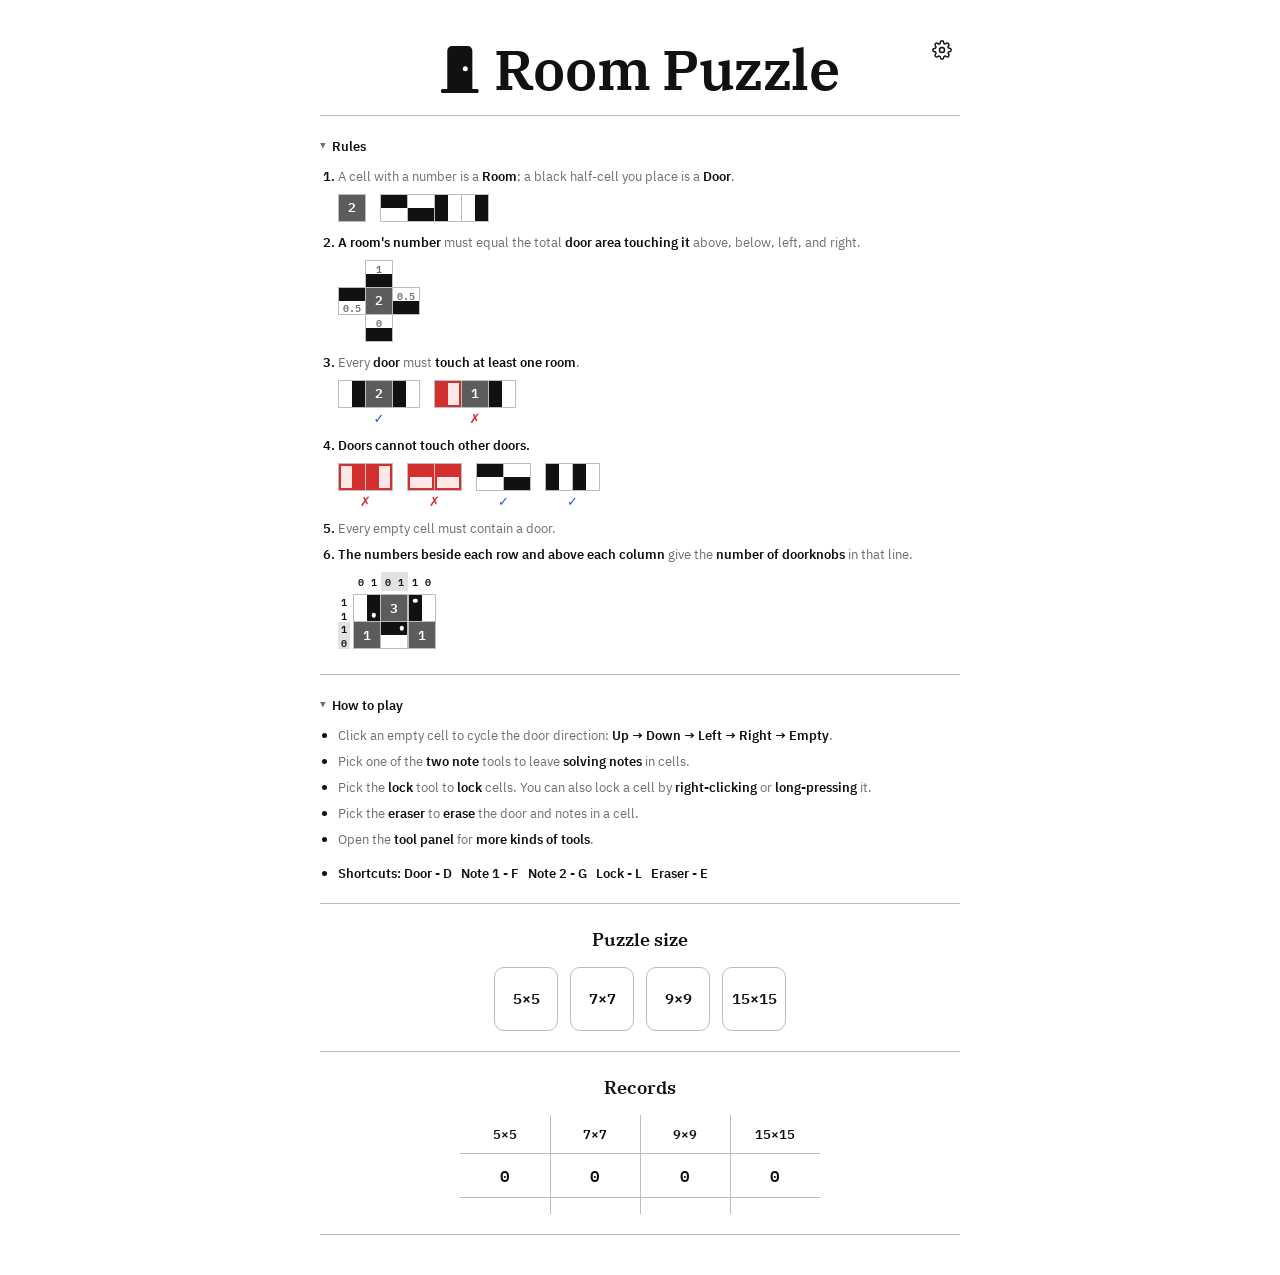
<file: index.html>
<!doctype html>
<html lang="en">
<head>
<meta charset="utf-8">
<meta name="viewport" content="width=device-width,initial-scale=1,viewport-fit=cover">
<meta name="description" content="Room Puzzle — place black half-block doors around numbered rooms. A logic puzzle that runs in the browser.">
<title>Room Puzzle</title>
<link rel="icon" href="favicon.svg" type="image/svg+xml">
<!-- loaded before anything paints, so the saved theme shows without a flash of the default one -->
<script src="js/theme.js"></script>
<link rel="preconnect" href="https://fonts.googleapis.com">
<link rel="preconnect" href="https://fonts.gstatic.com" crossorigin>
<link href="https://fonts.googleapis.com/css2?family=IBM+Plex+Serif:wght@500;600&family=IBM+Plex+Sans+KR:wght@400;500;600&family=IBM+Plex+Mono:wght@500;600&display=swap" rel="stylesheet">
<link rel="stylesheet" href="css/style.css">
</head>
<body>

<div class="page">
  <header class="top">
    <h1><svg class="title-door" viewBox="0 0 24 30" aria-hidden="true" onclick="knockDoor()"><path d="M4 28V3a3 3 0 0 1 3-3h10a3 3 0 0 1 3 3v25z"/><rect x="0" y="27.5" width="24" height="2.5" rx="1"/><circle cx="15.5" cy="14.5" r="1.6"/></svg>Room Puzzle</h1>
    <button id="settingsBtn" class="icon-round-btn settings-btn" onclick="toggleSettings()" data-i18n-title="settingsOpen" aria-haspopup="dialog">
      <svg viewBox="0 0 24 24" aria-hidden="true"><circle cx="12" cy="12" r="3"/><path d="M19.4 15a1.65 1.65 0 0 0 .33 1.82l.06.06a2 2 0 1 1-2.83 2.83l-.06-.06a1.65 1.65 0 0 0-1.82-.33 1.65 1.65 0 0 0-1 1.51V21a2 2 0 1 1-4 0v-.09A1.65 1.65 0 0 0 9 19.4a1.65 1.65 0 0 0-1.82.33l-.06.06a2 2 0 1 1-2.83-2.83l.06-.06a1.65 1.65 0 0 0 .33-1.82 1.65 1.65 0 0 0-1.51-1H3a2 2 0 1 1 0-4h.09A1.65 1.65 0 0 0 4.6 9a1.65 1.65 0 0 0-.33-1.82l-.06-.06a2 2 0 1 1 2.83-2.83l.06.06a1.65 1.65 0 0 0 1.82.33H9a1.65 1.65 0 0 0 1-1.51V3a2 2 0 1 1 4 0v.09a1.65 1.65 0 0 0 1 1.51 1.65 1.65 0 0 0 1.82-.33l.06-.06a2 2 0 1 1 2.83 2.83l-.06.06a1.65 1.65 0 0 0-.33 1.82V9a1.65 1.65 0 0 0 1.51 1H21a2 2 0 1 1 0 4h-.09a1.65 1.65 0 0 0-1.51 1z"/></svg>
    </button>
  </header>

  <div id="settingsModal" class="modal-backdrop" hidden onclick="if(event.target === this) closeSettings()">
    <div class="modal" role="dialog" aria-modal="true" aria-labelledby="settingsTitle">
      <button class="icon-round-btn modal-close" onclick="closeSettings()" data-i18n-title="settingsClose">
        <svg viewBox="0 0 24 24" aria-hidden="true"><path d="M6 6l12 12M18 6L6 18"/></svg>
      </button>
      <h2 id="settingsTitle" data-i18n="settingsTitle">설정</h2>
      <div class="setting-row">
        <span class="setting-label" data-i18n="settingBgm">BGM</span>
        <span class="stepper">
          <button id="bgmDown" onclick="changeVolume('bgm', -1)" data-i18n-title="soundDown">−</button>
          <span id="bgmBar" class="sound-bar" role="meter" aria-valuemin="0" aria-valuemax="5">
            <button class="sound-seg" onclick="setVolume('bgm', 1)" tabindex="-1"></button>
            <button class="sound-seg" onclick="setVolume('bgm', 2)" tabindex="-1"></button>
            <button class="sound-seg" onclick="setVolume('bgm', 3)" tabindex="-1"></button>
            <button class="sound-seg" onclick="setVolume('bgm', 4)" tabindex="-1"></button>
            <button class="sound-seg" onclick="setVolume('bgm', 5)" tabindex="-1"></button>
          </span>
          <button id="bgmUp" onclick="changeVolume('bgm', 1)" data-i18n-title="soundUp">+</button>
        </span>
      </div>
      <div class="setting-row">
        <span class="setting-label" data-i18n="settingSfx">SFX</span>
        <span class="stepper">
          <button id="sfxDown" onclick="changeVolume('sfx', -1)" data-i18n-title="soundDown">−</button>
          <span id="sfxBar" class="sound-bar" role="meter" aria-valuemin="0" aria-valuemax="5">
            <button class="sound-seg" onclick="setVolume('sfx', 1)" tabindex="-1"></button>
            <button class="sound-seg" onclick="setVolume('sfx', 2)" tabindex="-1"></button>
            <button class="sound-seg" onclick="setVolume('sfx', 3)" tabindex="-1"></button>
            <button class="sound-seg" onclick="setVolume('sfx', 4)" tabindex="-1"></button>
            <button class="sound-seg" onclick="setVolume('sfx', 5)" tabindex="-1"></button>
          </span>
          <button id="sfxUp" onclick="changeVolume('sfx', 1)" data-i18n-title="soundUp">+</button>
        </span>
      </div>
      <div class="setting-row">
        <label for="langSelect" data-i18n="settingLang">언어</label>
        <select id="langSelect" onchange="setLang(this.value)">
          <option value="en">English</option>
          <option value="ko">한국어</option>
          <option value="ja">日本語</option>
          <option value="zh-CN">简体中文</option>
          <option value="zh-TW">繁體中文</option>
          <option value="es">Español</option>
          <option value="fr">Français</option>
          <option value="de">Deutsch</option>
          <option value="pt">Português</option>
          <option value="ru">Русский</option>
          <option value="it">Italiano</option>
          <option value="vi">Tiếng Việt</option>
          <option value="id">Bahasa Indonesia</option>
          <option value="th">ไทย</option>
        </select>
      </div>
      <div class="setting-row">
        <span class="setting-label" id="themeLabel" data-i18n="settingTheme">테마</span>
        <span class="theme-options" role="radiogroup" aria-labelledby="themeLabel">
          <button class="theme-swatch theme-swatch-light" role="radio" data-theme-value="light" onclick="setTheme('light')" data-i18n-title="themeDefault"><span></span></button>
          <button class="theme-swatch theme-swatch-dark" role="radio" data-theme-value="dark" onclick="setTheme('dark')" data-i18n-title="themeDark"><span></span></button>
          <button class="theme-swatch theme-swatch-ivory" role="radio" data-theme-value="ivory" onclick="setTheme('ivory')" data-i18n-title="themeIvory"><span></span></button>
          <button class="theme-swatch theme-swatch-med" role="radio" data-theme-value="med" onclick="setTheme('med')" data-i18n-title="themeMed"><span></span></button>
          <button class="theme-swatch theme-swatch-rococo" role="radio" data-theme-value="rococo" onclick="setTheme('rococo')" data-i18n-title="themeRococo"><span></span></button>
          <button class="theme-swatch theme-swatch-cyber" role="radio" data-theme-value="cyber" onclick="setTheme('cyber')" data-i18n-title="themeCyber"><span></span></button>
        </span>
      </div>
    </div>
  </div>

  <div class="info-cards">
    <details id="rulesCard" class="legend" open>
      <summary data-i18n="rulesTitle">규칙</summary>
      <ol id="rulesList"></ol>
    </details>

    <details id="controlsCard" class="legend" open>
      <summary data-i18n="controlsTitle">조작법</summary>
      <ul data-i18n="controlsBody"></ul>
    </details>
  </div>

  <section id="startScreen" class="start-card">
    <h2 data-i18n="sizeTitle">퍼즐 크기</h2>
    <div class="size-grid">
      <button class="size-btn" data-size="5" onclick="startGame(5)">5×5</button>
      <button class="size-btn" data-size="7" onclick="startGame(7)">7×7</button>
      <button class="size-btn" data-size="9" onclick="startGame(9)">9×9</button>
      <button class="size-btn" data-size="15" onclick="startGame(15)">15×15</button>
    </div>
  </section>

  <section id="recordsSection" class="start-card">
    <h2 data-i18n="recordsTitle">기록</h2>
    <table class="records-table">
      <thead><tr id="recordsHead"></tr></thead>
      <tbody>
        <tr id="recordsClears"></tr>
        <tr id="recordsTimes" class="best-times"></tr>
      </tbody>
    </table>
  </section>

  <section id="loadingScreen" class="start-card" hidden>
    <h2 data-i18n="loadingTitle">퍼즐 생성 중…</h2>
  </section>

  <section id="gameScreen" hidden>
    <div id="resultBanner" class="result-banner" hidden></div>
    <div id="toolPalette" class="tool-palette">
      <h2 class="tool-title">
        <button id="toolToggleBtn" class="tool-toggle" onclick="toggleToolsCollapsed()" aria-expanded="true" data-i18n-title="toolToggle">
          <span data-i18n="toolTitle">도구</span>
          <svg viewBox="0 0 24 24" aria-hidden="true"><path d="M6 9l6 6 6-6"/></svg>
        </button>
      </h2>
      <div class="tool-rows">
        <div class="tool-buttons">
          <button class="tool-btn icon-tool compact-keep" data-dir="cycle-door" onclick="selectTool('cycle-door')" data-i18n-title="toolCycleDoor">
            <svg viewBox="0 0 24 24" aria-hidden="true"><path d="M6 21V4a1 1 0 0 1 1-1h10a1 1 0 0 1 1 1v17"/><path d="M4 21h16"/><circle cx="14.5" cy="12.5" r=".9" fill="currentColor" stroke="none"/></svg>
          </button>
          <button class="tool-btn" data-dir="up" onclick="selectTool('up')" data-i18n-title="tool_up">
            <span class="tool-swatch"><span class="fill fill-up"></span></span>
          </button>
          <button class="tool-btn" data-dir="down" onclick="selectTool('down')" data-i18n-title="tool_down">
            <span class="tool-swatch"><span class="fill fill-down"></span></span>
          </button>
          <button class="tool-btn" data-dir="left" onclick="selectTool('left')" data-i18n-title="tool_left">
            <span class="tool-swatch"><span class="fill fill-left"></span></span>
          </button>
          <button class="tool-btn" data-dir="right" onclick="selectTool('right')" data-i18n-title="tool_right">
            <span class="tool-swatch"><span class="fill fill-right"></span></span>
          </button>
        </div>
        <div class="tool-buttons">
          <button class="tool-btn icon-tool compact-keep" data-dir="cycle-mark" onclick="selectTool('cycle-mark')" data-i18n-title="toolCycleMark">
            <svg viewBox="0 0 24 24" aria-hidden="true"><path d="M16 2l4 4-8 8H8v-4z"/><path d="M13.5 4.5l4 4"/><rect x="4" y="16.5" width="6" height="6" rx=".5"/></svg>
          </button>
          <button class="tool-btn" data-dir="q-tl" onclick="selectTool('q-tl')" data-i18n-title="tool_q_tl">
            <span class="tool-swatch"><span class="mark mark-q-tl"></span></span>
          </button>
          <button class="tool-btn" data-dir="q-tr" onclick="selectTool('q-tr')" data-i18n-title="tool_q_tr">
            <span class="tool-swatch"><span class="mark mark-q-tr"></span></span>
          </button>
          <button class="tool-btn" data-dir="q-bl" onclick="selectTool('q-bl')" data-i18n-title="tool_q_bl">
            <span class="tool-swatch"><span class="mark mark-q-bl"></span></span>
          </button>
          <button class="tool-btn" data-dir="q-br" onclick="selectTool('q-br')" data-i18n-title="tool_q_br">
            <span class="tool-swatch"><span class="mark mark-q-br"></span></span>
          </button>
        </div>
        <div class="tool-buttons">
          <button class="tool-btn icon-tool compact-keep" data-dir="cycle-strip" onclick="selectTool('cycle-strip')" data-i18n-title="toolCycleStrip">
            <svg viewBox="0 0 24 24" aria-hidden="true"><path d="M16 3l4 4-9 9H7v-4z"/><path d="M13.5 5.5l4 4"/><path d="M4 21h16"/></svg>
          </button>
          <button class="tool-btn" data-dir="s-up" onclick="selectTool('s-up')" data-i18n-title="tool_s_up">
            <span class="tool-swatch"><span class="mark mark-s-up"></span></span>
          </button>
          <button class="tool-btn" data-dir="s-down" onclick="selectTool('s-down')" data-i18n-title="tool_s_down">
            <span class="tool-swatch"><span class="mark mark-s-down"></span></span>
          </button>
          <button class="tool-btn" data-dir="s-left" onclick="selectTool('s-left')" data-i18n-title="tool_s_left">
            <span class="tool-swatch"><span class="mark mark-s-left"></span></span>
          </button>
          <button class="tool-btn" data-dir="s-right" onclick="selectTool('s-right')" data-i18n-title="tool_s_right">
            <span class="tool-swatch"><span class="mark mark-s-right"></span></span>
          </button>
        </div>
        <div class="tool-buttons">
          <button id="lockModeBtn" class="tool-btn lock-btn compact-keep" onclick="toggleLockMode()" data-i18n-title="toolLock">
            <svg viewBox="0 0 24 24" aria-hidden="true"><rect x="5" y="11" width="14" height="10" rx="2"/><path d="M8 11V8a4 4 0 0 1 8 0v3"/></svg>
          </button>
          <button class="tool-btn eraser-btn compact-keep" data-dir="erase" onclick="selectTool('erase')" data-i18n-title="toolErase">
            <svg viewBox="0 0 24 24" aria-hidden="true"><path d="M16.2 3.8l4 4a1.5 1.5 0 0 1 0 2.1L11 19H7l-3.2-3.2a1.5 1.5 0 0 1 0-2.1l10.3-9.9a1.5 1.5 0 0 1 2.1 0z"/><path d="M9 9l6 6"/><path d="M11 19h9"/></svg>
          </button>
        </div>
      </div>
    </div>
    <div id="solveTimer" class="solve-timer" aria-live="off">
      <svg viewBox="0 0 24 24" aria-hidden="true"><circle cx="12" cy="13" r="8"/><path d="M12 9v4l2.5 2.5"/><path d="M9.5 2.5h5"/></svg>
      <span id="solveTimerText">00:00</span>
    </div>
    <div id="historyActions" class="actions">
      <button id="undoBtn" class="btn secondary icon-btn" onclick="undo()" data-i18n-title="undoTitle">
        <svg viewBox="0 0 24 24" aria-hidden="true"><path d="M9 14L4 9l5-5"/><path d="M4 9h10.5a5.5 5.5 0 0 1 0 11H11"/></svg>
      </button>
      <button id="redoBtn" class="btn secondary icon-btn" onclick="redo()" data-i18n-title="redo">
        <svg viewBox="0 0 24 24" aria-hidden="true"><path d="M15 14l5-5-5-5"/><path d="M20 9H9.5a5.5 5.5 0 0 0 0 11H13"/></svg>
      </button>
      <button id="zoomOutBtn" class="btn secondary icon-btn" onclick="changeZoom(-1)" data-i18n-title="zoomOut">
        <svg viewBox="0 0 24 24" aria-hidden="true"><circle cx="10.5" cy="10.5" r="6.5"/><path d="M15.5 15.5L21 21"/><path d="M7.5 10.5h6"/></svg>
      </button>
      <button id="zoomInBtn" class="btn secondary icon-btn" onclick="changeZoom(1)" data-i18n-title="zoomIn">
        <svg viewBox="0 0 24 24" aria-hidden="true"><circle cx="10.5" cy="10.5" r="6.5"/><path d="M15.5 15.5L21 21"/><path d="M7.5 10.5h6"/><path d="M10.5 7.5v6"/></svg>
      </button>
    </div>
    <div class="board-wrap">
      <div id="boardFrame" class="board-frame">
        <div id="colClues" class="knob-clues col-clues"></div>
        <div id="rowClues" class="knob-clues row-clues"></div>
        <div id="board" class="board"></div>
      </div>
    </div>
    <div id="submitActions" class="actions">
      <button id="restartBtn" class="btn danger-outline" onclick="restart()" data-i18n="restart">재시작</button>
      <button id="continueBtn" class="btn secondary" onclick="continueSolving()" data-i18n="continue" hidden>계속하기</button>
      <button id="submitBtn" class="btn" onclick="submitAnswer()" data-i18n="submit">제출</button>
    </div>
  </section>

</div>

<!-- plain (non-module) scripts sharing one global scope, so index.html still runs when opened
     straight from disk; order matters only for the top-level code each one runs on load -->
<script src="js/generator.js"></script>
<script src="js/solver.js"></script>
<script src="js/i18n.js"></script>
<script src="js/audio.js"></script>
<script src="js/settings.js"></script>
<script src="js/game.js"></script>
</body>
</html>
</file>
<file: css/style.css>
/* page basics */
:root{color-scheme:light;box-sizing:border-box;padding-top:env(safe-area-inset-top,0px);padding-bottom:env(safe-area-inset-bottom,0px)}
html{scroll-padding-top:env(safe-area-inset-top,0px)}
body{margin:0;padding:0;font:14px -apple-system,BlinkMacSystemFont,sans-serif;background:#faf9f5;color:#141413}
img{max-width:100%}
[hidden]:not([hidden=until-found i]){display:none!important}

/* Themes, picked in the settings popup and stored as <html data-theme>:
   light (기본) — black & white; the only colours kept are red (locks, rule violations)
     and blue (the "correct" result banner)
   dark (다크) — the same, inverted around the board
   With no data-theme at all the page follows the system light/dark preference. */
:root{
  --paper:#FFFFFF;
  --paper-raised:#F6F6F6;
  --ink:#111111;
  --line:#BDBDBD;
  --line-soft:#E2E2E2;
  --accent:#111111;
  --accent-strong:#000000;
  --accent-soft:#EBEBEB;
  --muted:#6E6E6E;
  --danger:#D32F2F;
  --danger-soft:#FDE8E8;
  --correct:#1E5BD8;
  --correct-soft:#E7EEFC;
  --fixed:#5C5C5C;
  /* the board is black-on-white here; dark mode inverts it (black grid, white doors) */
  --board-paper:#FFFFFF;
  --board-ink:#111111;
  --board-line:#BDBDBD;
  --board-hover:#E6E6E6;
  --board-mark:#C4C4C4;
  --font-display:'IBM Plex Serif', Georgia, serif;
  --font-body:'IBM Plex Sans KR','IBM Plex Sans',system-ui,sans-serif;
  --font-mono:'IBM Plex Mono',ui-monospace,monospace;
}
@media (prefers-color-scheme: dark){
  :root:not([data-theme]){
    --paper:#0E0E0E;
    --paper-raised:#1A1A1A;
    --ink:#F2F2F2;
    --line:#474747;
    --line-soft:#2B2B2B;
    --accent:#F2F2F2;
    --accent-strong:#FFFFFF;
    --accent-soft:#2A2A2A;
    --muted:#9A9A9A;
    --danger:#FF5C5C;
    --danger-soft:#3A1A1A;
    --correct:#6EA0FF;
    --correct-soft:#15213A;
    --fixed:#7A7A7A;
    --board-paper:#111111;
    --board-ink:#D9D9D9;
    --board-line:#3C3C3C;
    --board-hover:#262626;
    --board-mark:#A6A6A6;
    --board-frame:#6A6A6A;
  }
}
:root[data-theme="dark"]{
  color-scheme:dark;
  --paper:#0E0E0E;
  --paper-raised:#1A1A1A;
  --ink:#F2F2F2;
  --line:#474747;
  --line-soft:#2B2B2B;
  --accent:#F2F2F2;
  --accent-strong:#FFFFFF;
  --accent-soft:#2A2A2A;
  --muted:#9A9A9A;
  --danger:#FF5C5C;
  --danger-soft:#3A1A1A;
  --correct:#6EA0FF;
  --correct-soft:#15213A;
  --fixed:#7A7A7A;
  --board-paper:#111111;
  --board-ink:#D9D9D9;
  --board-line:#3C3C3C;
  --board-hover:#262626;
  --board-mark:#A6A6A6;
  --board-frame:#6A6A6A;
}
/* rococo: pastel pink, ivory and gold, with a gilded double frame round the board */
:root[data-theme="rococo"]{
  --paper:#FBEAF0;
  --paper-raised:#F7DDE6;
  --ink:#5B2E3C;
  --line:#E3AF26;
  --line-soft:#F1D6DF;
  --accent:#D69C0E;
  --accent-strong:#AE7C06;
  --accent-soft:#FBEBC2;
  --muted:#9A6C7C;
  --danger:#D32F2F;
  --danger-soft:#FBDADA;
  --correct:#C98F08;
  --correct-soft:#FBEFCC;
  --fixed:#F2C12E;
  --fixed-text:#5B2E3C;
  --board-paper:#FFFBF2;
  --board-ink:#EC9DB8;
  --board-line:#F0DCA8;
  --board-hover:#FDF1F4;
  --board-mark:#F1DCC4;
  --board-frame:#D69C0E;
  --title-door:#EC9DB8;
}
:root[data-theme="rococo"] .board{ box-shadow:0 0 0 4px var(--paper), 0 0 0 5.5px #E3AF26; }
/* ivory (shown as "모던 / Modern"): a clean interior of ivory walls and soft beige */
:root[data-theme="ivory"]{
  --paper:#FBF8F1;
  --paper-raised:#F4EEE3;
  --ink:#4A4038;
  --line:#DCCFBB;
  --line-soft:#ECE4D6;
  --accent:#8C7760;
  --accent-strong:#6E5C49;
  --accent-soft:#EFE7DA;
  --muted:#9A8D7E;
  --danger:#C8553D;
  --danger-soft:#F8E4DE;
  --correct:#5B7F95;
  --correct-soft:#E6EEF2;
  --fixed:#D3C3A8;
  --fixed-text:#4A4038;
  --board-paper:#FFFDF8;
  --board-ink:#8C7760;
  --board-line:#E3D8C6;
  --board-hover:#F3ECE0;
  --board-mark:#E6DDCE;
  --board-frame:#BFAE95;
  --title-door:#8C7760;
}
/* mediterranean (Santorini): whitewashed rooms on ivory floors, vivid cobalt doors */
:root[data-theme="med"]{
  --paper:#FBFAF6;
  --paper-raised:#F1EDE4;
  --ink:#1D355A;
  --line:#C5D3E4;
  --line-soft:#E6ECF3;
  --accent:#1E5AA8;
  --accent-strong:#154684;
  --accent-soft:#E3ECF7;
  --muted:#6D7F99;
  --danger:#D23B2E;
  --danger-soft:#FBE3DF;
  --correct:#1E5AA8;
  --correct-soft:#E3ECF7;
  --fixed:#FFFFFF;
  --fixed-text:#1D355A;
  --board-paper:#FFF8DC;
  --board-ink:#0052E0;
  --board-line:#DCD4C4;
  --board-hover:#FAEDC0;
  --board-mark:#E2DBCD;
  --board-frame:#0052E0;
  --title-door:#0052E0;
}
/* cyberpunk: black base, neon light, brushed metal */
:root[data-theme="cyber"]{
  color-scheme:dark;
  --paper:#07070D;
  --paper-raised:#10111B;
  --ink:#E4F6FF;
  --line:#3A4058;
  --line-soft:#1A1D2B;
  --accent:#00E5FF;
  --accent-strong:#5CF2FF;
  --accent-soft:#0B2530;
  --muted:#8C95AD;
  --danger:#FF2E4D;
  --danger-soft:#3A0B16;
  --correct:#39FF88;
  --correct-soft:#0B2A18;
  --fixed:#262B3B;
  --fixed-text:#FF3CD8;
  --board-paper:#12141F;
  --board-ink:#00E5FF;
  --board-line:#2C3246;
  --board-hover:#1C2030;
  --board-mark:#3A4260;
  --board-frame:#FF3CD8;
  --title-door:#00E5FF;
}
:root[data-theme="cyber"] .board{ box-shadow:0 0 14px rgba(255,60,216,.55), 0 0 30px rgba(0,229,255,.18); }

/* ---- special themes: decorative page backgrounds (fixed layers behind the content) ---- */
:root[data-theme="med"] body::before,
:root[data-theme="rococo"] body::before,
:root[data-theme="cyber"] body::before{
  content:'';
  position:fixed;
  inset:0;
  z-index:-1;
  pointer-events:none;
}
/* mediterranean: morning sun and sea waves along the bottom */
:root[data-theme="med"] body::before{
  background:
    radial-gradient(circle at 88% 6%, rgba(255,205,100,.38), rgba(255,205,100,0) 26%),
    url("data:image/svg+xml,%3Csvg xmlns='http://www.w3.org/2000/svg' width='240' height='80' viewBox='0 0 240 80'%3E%3Cpath d='M0 30 Q30 12 60 30 T120 30 T180 30 T240 30 V80 H0Z' fill='%231E5AA8' fill-opacity='.10'/%3E%3Cpath d='M0 48 Q30 32 60 48 T120 48 T180 48 T240 48 V80 H0Z' fill='%231E5AA8' fill-opacity='.14'/%3E%3C/svg%3E") repeat-x left bottom / 240px 80px,
    linear-gradient(#FBFAF6 0%, #F4F7FB 60%, #E4EEF9 100%);
}
/* rococo: gilded lattice ornament over soft pink glows */
:root[data-theme="rococo"] body::before{
  background:
    radial-gradient(ellipse at 15% 10%, rgba(255,255,255,.75), rgba(255,255,255,0) 40%),
    radial-gradient(ellipse at 85% 90%, rgba(236,157,184,.35), rgba(236,157,184,0) 45%),
    url("data:image/svg+xml,%3Csvg xmlns='http://www.w3.org/2000/svg' width='64' height='64' viewBox='0 0 64 64'%3E%3Cg fill='none' stroke='%23D69C0E' stroke-opacity='.28' stroke-width='1.1'%3E%3Cpath d='M32 2 L62 32 L32 62 L2 32 Z'/%3E%3Cpath d='M32 22c4 4 4 6 0 10c-4-4-4-6 0-10zM32 42c4-4 4-6 0-10c-4 4-4 6 0 10zM22 32c4-4 6-4 10 0c-4 4-6 4-10 0zM42 32c-4-4-6-4-10 0c4 4 6 4 10 0z'/%3E%3C/g%3E%3Ccircle cx='32' cy='32' r='1.6' fill='%23D69C0E' fill-opacity='.35'/%3E%3Ccircle cx='0' cy='0' r='2' fill='%23EC9DB8' fill-opacity='.45'/%3E%3Ccircle cx='64' cy='0' r='2' fill='%23EC9DB8' fill-opacity='.45'/%3E%3Ccircle cx='0' cy='64' r='2' fill='%23EC9DB8' fill-opacity='.45'/%3E%3Ccircle cx='64' cy='64' r='2' fill='%23EC9DB8' fill-opacity='.45'/%3E%3C/svg%3E") repeat center / 64px 64px,
    #FBEAF0;
}
/* cyberpunk: neon horizon glow and a receding grid floor, plus faint scanlines on top */
:root[data-theme="cyber"] body::before{
  background:
    radial-gradient(ellipse at 50% 100%, rgba(255,60,216,.28), rgba(255,60,216,0) 55%),
    radial-gradient(ellipse at 50% 0%, rgba(0,229,255,.12), rgba(0,229,255,0) 45%),
    #07070D;
}
:root[data-theme="cyber"] body::after{
  content:'';
  position:fixed;
  left:-50%;
  right:-50%;
  top:55vh;
  height:60vh;
  z-index:-1;
  pointer-events:none;
  background-image:
    linear-gradient(rgba(0,229,255,.5) 1.5px, transparent 1.5px),
    linear-gradient(90deg, rgba(255,60,216,.45) 1.5px, transparent 1.5px);
  background-size:56px 56px;
  transform:perspective(260px) rotateX(60deg);
  transform-origin:50% 0;
  -webkit-mask-image:linear-gradient(transparent, #000 35%);
  mask-image:linear-gradient(transparent, #000 35%);
  animation:cyber-grid 3s linear infinite;
}
:root[data-theme="cyber"] .page::after{
  content:'';
  position:fixed;
  inset:0;
  z-index:60;
  pointer-events:none;
  background:repeating-linear-gradient(rgba(255,255,255,.025) 0 1px, transparent 1px 3px);
}
@keyframes cyber-grid{ to{ background-position:0 56px, 0 0; } }
@media (prefers-reduced-motion: reduce){
  :root[data-theme="cyber"] body::after{ animation:none; }
}

body{
  background:var(--paper);
  color:var(--ink);
  font-family:var(--font-body);
  padding:32px 16px 40px;
  display:flex;
  justify-content:center;
}

.page{
  width:100%;
  max-width:640px;
  display:flex;
  flex-direction:column;
  gap:20px;
}

header.top{
  position:relative;
  border-bottom:1px solid var(--line);
  padding:8px 44px 16px;
  text-align:center;
  display:flex;
  flex-direction:column;
}
/* settings button: top-right corner of the title section */
.settings-btn{ position:absolute; top:0; right:0; }
.icon-round-btn.settings-btn{ border:none; }
.icon-round-btn{
  width:36px;
  height:36px;
  padding:0;
  border-radius:999px;
  border:1px solid var(--line);
  background:transparent;
  color:var(--ink);
  display:inline-flex;
  align-items:center;
  justify-content:center;
  cursor:pointer;
}
.icon-round-btn svg{ width:20px; height:20px; stroke:currentColor; fill:none; stroke-width:1.8; stroke-linecap:round; stroke-linejoin:round; }

/* ---- settings popup ---- */
.modal-backdrop{
  position:fixed;
  inset:0;
  background:rgba(0,0,0,.45);
  display:flex;
  align-items:center;
  justify-content:center;
  padding:16px;
  z-index:50;
}
.modal{
  position:relative;
  width:min(340px,100%);
  background:var(--paper);
  color:var(--ink);
  border:1px solid var(--line);
  border-radius:12px;
  padding:22px 20px 20px;
  box-shadow:0 12px 40px rgba(0,0,0,.25);
}
.modal h2{
  margin:0 0 16px;
  text-align:center;
  font-family:var(--font-display);
  font-size:24px;
  font-weight:600;
}
.modal-close{ position:absolute; top:10px; right:10px; width:32px; height:32px; border:none; }
.setting-row{
  display:flex;
  align-items:center;
  justify-content:space-between;
  gap:12px;
  padding:12px 0;
  border-top:1px solid var(--line-soft);
  font-size:15px;
}
.setting-row label, .setting-row .setting-label{ font-weight:600; }
.stepper{ display:inline-flex; align-items:center; gap:10px; }
.stepper button{
  width:32px; height:32px;
  border-radius:8px;
  border:1px solid var(--line);
  background:var(--paper);
  color:var(--ink);
  font-size:18px;
  line-height:1;
  cursor:pointer;
}
.stepper button:disabled{ opacity:.35; cursor:default; }
.sound-bar{ display:inline-flex; gap:4px; }
.stepper .sound-seg{
  width:14px;
  height:22px;
  padding:0;
  border-radius:3px;
  border:1.5px solid var(--ink);
  background:transparent;
  cursor:pointer;
}
.stepper .sound-seg.on{ background:var(--ink); }
.stepper{ gap:8px; }
/* theme picker: each option is a square board cell with a right-half door in that
   theme's own colours (fixed, so they look the same whatever theme is active) */
.theme-options{ display:grid; grid-template-columns:repeat(3, 34px); gap:10px; }
.theme-swatch{
  position:relative;
  width:34px;
  height:34px;
  padding:0;
  border-radius:6px;
  border:1px solid var(--line);
  overflow:hidden;
  cursor:pointer;
}
.theme-swatch span{ position:absolute; top:0; right:0; bottom:0; width:50%; }
.theme-swatch-light{ background:#FFFFFF; }
.theme-swatch-light span{ background:#111111; }
.theme-swatch-dark{ background:#0E0E0E; border-color:#474747; }
.theme-swatch-dark span{ background:#EDEDED; }
.theme-swatch-rococo{ background:#FFFBF2; border-color:#E3AF26; border-width:2px; }
.theme-swatch-rococo span{ background:#EC9DB8; }
.theme-swatch-ivory{ background:#FFFDF8; border-color:#DCCFBB; }
.theme-swatch-ivory span{ background:#8C7760; }
.theme-swatch-med{ background:#FFF8DC; border-color:#C5D3E4; }
.theme-swatch-med span{ background:#0052E0; }
.theme-swatch-cyber{ background:#12141F; border-color:#FF3CD8; box-shadow:0 0 6px rgba(255,60,216,.6); }
.theme-swatch-cyber span{ background:#00E5FF; }
.theme-swatch[aria-checked="true"]{ outline:2.5px solid var(--ink); outline-offset:2px; }
.setting-row select{
  font:inherit;
  font-size:14px;
  padding:6px 10px;
  border-radius:8px;
  border:1px solid var(--line);
  background:var(--paper);
  color:var(--ink);
  min-width:120px;
}
.title-door{ height:.84em; width:auto; flex-shrink:0; touch-action:manipulation; } /* rapid taps knock instead of zooming */
.title-door path, .title-door rect{ fill:var(--title-door, var(--ink)); }
.title-door circle{ fill:var(--paper); }
.title-door.broken{ visibility:hidden; }
header.top h1{
  display:flex;
  align-items:center;
  justify-content:center;
  gap:.28em;
  font-family:var(--font-display);
  font-weight:600;
  font-size:clamp(40px,10vw,56px);
  letter-spacing:-.01em;
  line-height:1.05;
  margin:0;
}

/* Sections are flat and divided by a single rule, like the title header. */
.legend{
  border-bottom:1px solid var(--line);
  padding:0 0 20px;
  font-size:12.5px;
  line-height:1.6;
  color:var(--muted);
}
.legend strong{ color:var(--ink); font-weight:600; }
.info-cards{
  display:flex;
  flex-direction:column;
  gap:20px;
}
.legend ol, .legend ul{
  margin:0;
  padding-left:18px;
  display:flex;
  flex-direction:column;
  gap:6px;
}
.legend li::marker{ color:var(--ink); font-weight:600; }
.legend li.shortcut-line{ margin-top:8px; }
/* example boards under some rules, drawn with the board's own cell classes */
.rule-figure{
  display:flex;
  flex-wrap:wrap;
  align-items:flex-start;
  gap:14px;
  margin:8px 0 4px;
}
.rule-example{ display:flex; flex-direction:column; align-items:center; gap:4px; }
.mini-board{
  --mini:26px;
  display:grid;
  grid-auto-rows:var(--mini);
  grid-template-columns:repeat(1, var(--mini));
  gap:1px;
  padding:1px;
}
.mini-board > *{ width:var(--mini); }
.mini-board .cell{
  font-size:13px;
  cursor:default;
  outline:1px solid var(--board-line);
}
.mini-board .cell.player{ box-shadow:none; }
.mini-board .cell.player.violation{ box-shadow:inset 0 0 0 2px var(--danger); }
.mini-gap{ background:transparent; }
/* a door's share of a room, written in the door's white half */
.mini-val{
  position:absolute;
  font-family:var(--font-mono);
  font-size:10px;
  font-weight:600;
  line-height:1;
  color:var(--muted);
}
.mini-val-up{ bottom:2px; left:50%; transform:translateX(-50%); }
.mini-val-down{ top:2px; left:50%; transform:translateX(-50%); }
.mini-val-left{ right:3px; top:50%; transform:translateY(-50%); }
.mini-val-right{ left:3px; top:50%; transform:translateY(-50%); }
.rule-verdict{ font-weight:700; font-size:13px; line-height:1; }
.rule-verdict.ok{ color:var(--correct); }
.rule-verdict.bad{ color:var(--danger); }
/* knob example: half-line clue strips above and left of the board, like the real frame */
.mini-knob-frame{
  display:grid;
  grid-template-columns:auto auto;
  grid-template-rows:auto auto;
  gap:3px;
}
.mini-clues{
  display:grid;
  font-family:var(--font-mono);
  font-size:9.5px;
  font-weight:600;
  color:var(--ink);
}
.mini-clues span{ display:flex; align-items:center; justify-content:center; }
.mini-clues .band{ background:var(--line-soft); }
.mini-col-clues{ grid-column:2; grid-row:1; padding:0 1px; grid-template-columns:repeat(calc(var(--cols) * 2), 13.5px); }
.mini-col-clues span{ padding:2px 0; }
.mini-row-clues{ grid-column:1; grid-row:2; padding:1px 0; grid-template-rows:repeat(calc(var(--rows) * 2), 13.5px); }
.mini-row-clues span{ padding:0 3px; }
.mini-knob-frame .mini-board{ grid-column:2; grid-row:2; }
/* ---- start screen ---- */
.start-card{
  border-bottom:1px solid var(--line);
  padding:4px 0 20px;
  display:flex;
  flex-direction:column;
  align-items:center;
  gap:16px;
  text-align:center;
}
.start-card h2{
  font-family:var(--font-display);
  font-size:18px;
  margin:0;
  font-weight:600;
}
.size-grid{
  display:flex;
  gap:12px;
  flex-wrap:wrap;
  justify-content:center;
}
.records-table{
  width:100%;
  max-width:360px;
  border-collapse:collapse;
  table-layout:fixed;
  font-family:var(--font-mono);
  font-size:13px;
  color:var(--ink);
}
.records-table th,
.records-table td{
  padding:8px 4px;
  border-bottom:1px solid var(--line);
  text-align:center;
  vertical-align:top;
}
.records-table th{ font-weight:600; }
.records-table tr:last-child td{ border-bottom:none; }
.records-table td + td,
.records-table th + th{ border-left:1px solid var(--line); }
.records-table .clear-count{ font-size:16px; font-weight:600; }
.records-table .best-times p{ margin:0 0 4px; font-size:12px; font-variant-numeric:tabular-nums; }
.records-table .best-times p:last-child{ margin-bottom:0; }
/* a clear reached by continuing after a wrong submission: listed, but not counted */
.records-table .best-times p.continued{ color:var(--danger); }
.size-btn{
  font-family:var(--font-mono);
  font-size:15px;
  font-weight:600;
  width:64px;
  height:64px;
  border-radius:10px;
  border:1.5px solid var(--line);
  background:var(--paper);
  color:var(--ink);
  cursor:pointer;
  display:flex;
  flex-direction:column;
  align-items:center;
  justify-content:center;
  gap:2px;
  transition:border-color .15s, background .15s;
}

/* ---- game screen ---- */
.result-banner{
  text-align:center;
  font-family:var(--font-body);
  font-weight:600;
  font-size:20px;
  padding:12px 16px;
  border-radius:10px;
  border:1.5px solid transparent;
}
.result-banner.correct{
  color:var(--correct);
  background:var(--correct-soft);
  border-color:var(--correct);
}
.result-banner.incorrect{
  color:var(--danger);
  background:var(--danger-soft);
  border-color:var(--danger);
}

.tool-palette{
  display:flex;
  align-items:center;
  justify-content:center;
  text-align:center;
  gap:14px;
  flex-wrap:wrap;
  border-bottom:1px solid var(--line);
  padding:4px 0 16px;
}
.tool-title{
  flex-basis:100%;
  margin:0;
  font-family:var(--font-display);
  font-size:18px;
  font-weight:600;
}
/* tool rows: doors (4) / solving marks (4) / lock + eraser (2), each centered */
.tool-rows{ flex-basis:100%; display:flex; flex-direction:column; align-items:center; gap:8px; }
.tool-toggle{
  font:inherit;
  color:inherit;
  background:none;
  border:none;
  padding:2px 4px;
  cursor:pointer;
  display:inline-flex;
  align-items:center;
  gap:4px;
}
.tool-toggle svg{ width:18px; height:18px; stroke:var(--muted); fill:none; stroke-width:2; stroke-linecap:round; stroke-linejoin:round; transition:transform .15s; }
/* collapsed: only door / pencil / strip-pencil / lock / eraser, in one row */
.tool-palette.collapsed .tool-toggle svg{ transform:rotate(-90deg); }
.tool-palette.collapsed .tool-rows{ flex-direction:row; flex-wrap:wrap; justify-content:center; }
.tool-palette.collapsed .tool-buttons{ display:contents; }
.tool-palette.collapsed .tool-btn:not(.compact-keep){ display:none; }
.tool-buttons{ display:flex; gap:8px; justify-content:center; }
#submitActions{ margin-top:18px; }
#resultBanner{ margin-bottom:14px; }
#historyActions{ margin:6px 0 10px; }
.solve-timer{
  margin-top:16px;
  display:flex;
  align-items:center;
  justify-content:center;
  gap:6px;
  font-family:var(--font-mono);
  font-size:16px;
  font-weight:600;
  font-variant-numeric:tabular-nums;
  color:var(--ink);
}
.solve-timer svg{ width:17px; height:17px; stroke:currentColor; fill:none; stroke-width:2; stroke-linecap:round; stroke-linejoin:round; }
.solve-timer.stopped{ color:var(--muted); }
.btn.icon-btn{
  width:48px;
  height:44px;
  padding:0;
  display:inline-flex;
  align-items:center;
  justify-content:center;
}
.icon-btn svg{ width:22px; height:22px; stroke:currentColor; fill:none; stroke-width:2; stroke-linecap:round; stroke-linejoin:round; }
.tool-btn{
  width:44px;
  height:44px;
  padding:0;
  border-radius:8px;
  border:1.5px solid var(--line);
  background:var(--paper);
  cursor:pointer;
  display:flex;
  align-items:center;
  justify-content:center;
  transition:border-color .15s, background .15s;
}
.tool-btn.active{
  border-color:var(--accent);
  background:var(--accent-soft);
  box-shadow:0 0 0 2px var(--accent) inset;
}
.tool-swatch{
  position:relative;
  width:22px;
  height:22px;
  border:1px solid var(--line);
  border-radius:3px;
  background:var(--board-paper);
  overflow:hidden;
}
.tool-swatch .fill{ position:absolute; background:var(--board-ink); }
.tool-btn.active .tool-swatch{ border-color:var(--accent-strong); }

/* --zoom (set from the magnifier buttons) scales the board; once it outgrows the page the
   wrap scrolls. The frame centres with auto margins, which drop to 0 on overflow, so the
   left edge stays reachable. The padding keeps theme frames/glows from being clipped. */
.board-wrap{
  --zoom:1;
  display:flex;
}
.board-frame{ margin:0 auto; }
.board-wrap.zoomed{
  overflow:auto;
  padding:8px;
  margin:-8px;
  -webkit-overflow-scrolling:touch;
}
.board{
  display:grid;
  width:var(--board-w);
  aspect-ratio:1/1;
  border:2px solid var(--board-frame, var(--board-ink));
  border-radius:4px;
  overflow:hidden;
  background:var(--board-line);
  gap:1px;
}
.cell{
  position:relative;
  background:var(--board-paper);
  display:flex;
  align-items:center;
  justify-content:center;
  font-family:var(--font-mono);
  font-size:clamp(14px,4vw,20px);
  font-weight:600;
  user-select:none;
}
.cell.fixed-number{
  background:var(--fixed);
  color:var(--fixed-text, #fff);
}
/* a room the player clicked: its number fades out, like a greyed-out knob clue */
.cell.fixed-number.done{
  color:color-mix(in srgb, var(--fixed-text, #fff) 35%, var(--fixed));
}
.cell.fixed-empty{
  background:var(--fixed);
}
.cell.fixed-full{
  background:var(--board-ink);
}
.cell.player{
  background:var(--board-paper);
  cursor:pointer;
  box-shadow:inset 0 0 0 1px transparent;
}
.cell.player.interactive{
  box-shadow:inset 0 0 0 1px var(--board-hover);
}
/* locked: a red frame drawn on top of everything in the cell, doors included */
.cell.player.locked::after{
  content:'';
  position:absolute;
  inset:0;
  box-shadow:inset 0 0 0 2px var(--danger);
  pointer-events:none;
  z-index:3;
}
.cell .fill{ position:absolute; background:var(--board-ink); }
/* After an incorrect submission: placed doors that differ from the answer are marked red. */
.cell.player.violation{
  background:var(--danger-soft);
  box-shadow:inset 0 0 0 2px var(--danger);
}
.cell.player.violation .fill{ background:var(--danger); }
.fill-up{ top:0;left:0;right:0;height:50%; }
.fill-down{ bottom:0;left:0;right:0;height:50%; }
.fill-left{ top:0;left:0;bottom:0;width:50%; }
.fill-right{ top:0;right:0;bottom:0;width:50%; }
/* quarter-cell solving marks: light gray notes, never counted as doors */
.mark{ position:absolute; width:50%; height:50%; background:var(--board-mark); }
.mark-q-tl{ top:0; left:0; }
.mark-q-tr{ top:0; right:0; }
.mark-q-bl{ bottom:0; left:0; }
.mark-q-br{ bottom:0; right:0; }
/* strip marks: a door's black half sliced in half again, i.e. the outer quarter strip */
.mark-s-up{ top:0; left:0; width:100%; height:25%; }
.mark-s-down{ bottom:0; left:0; width:100%; height:25%; }
.mark-s-left{ top:0; left:0; width:25%; height:100%; }
.mark-s-right{ top:0; right:0; width:25%; height:100%; }

/* doorknob mode: every door carries a round knob at one end of its black half —
   up → right end, down → left end, left → top end, right → bottom end */
:root[data-knob] .fill::after,
.with-knob .fill::after{
  content:'';
  position:absolute;
  aspect-ratio:1/1;
  border-radius:50%;
  background:var(--knob, var(--fixed)); /* same colour as a room cell */
  transform:translate(-50%,-50%);
}
/* the black & white themes punch the knob out in the board's own paper colour */
:root:not([data-theme]), :root[data-theme="light"], :root[data-theme="dark"]{ --knob:var(--board-paper); }
.fill-up::after{ left:78%; top:50%; height:34%; }
.fill-down::after{ left:22%; top:50%; height:34%; }
.fill-left::after{ left:50%; top:22%; width:34%; }
.fill-right::after{ left:50%; top:78%; width:34%; }

/* doorknob clues: one number per half-row (left of the board) and per half-column
   (above it), since a knob always sits in one quarter of its cell */
.board-frame.knob{
  --clue-w:28px;
  /* room between the clues and the board, clear of any theme's frame (rococo's gilded
     double frame reaches 5.5px outside the board) */
  --clue-gap:10px;
  --kb-w:calc((min(92vw,480px) - var(--clue-w)) * var(--zoom));
  display:grid;
  grid-template-columns:var(--clue-w) var(--kb-w);
  grid-template-rows:auto var(--kb-w);
}
.board-frame.knob .board{ --board-w:var(--kb-w); width:var(--kb-w); grid-column:2; grid-row:2; }
.board-frame:not(.knob) .knob-clues{ display:none; }
.knob-clues{
  display:grid;
  font-family:var(--font-mono);
  font-size:clamp(8px, calc(var(--kb-w) / var(--n, 9) * .3), 12px);
  font-weight:600;
  font-variant-numeric:tabular-nums;
  color:var(--ink);
  line-height:1;
}
/* the 2n tracks are set from render() */
.col-clues{ grid-column:2; grid-row:1; padding:0 2px var(--clue-gap); }
.row-clues{ grid-column:1; grid-row:2; padding:2px var(--clue-gap) 2px 0; }
.knob-clue{ display:flex; align-items:center; justify-content:center; }
/* numbers sit dead centre in their slot, so the band around them is even on every side */
.col-clues .knob-clue{ padding:3px 0; }
/* every other cell's pair of numbers gets a soft band, so the two halves read as one line */
.knob-clue.band{ background:var(--line-soft); }
/* a clue the player has ticked off (click to toggle) greys out */
.knob-clue{ cursor:pointer; }
.knob-clue.done{ color:var(--board-mark); }

.actions{
  display:flex;
  justify-content:center;
  gap:10px;
  flex-wrap:wrap;
}
.btn{
  font-family:var(--font-body);
  font-size:14px;
  font-weight:600;
  padding:11px 22px;
  border-radius:8px;
  border:1.5px solid var(--ink);
  background:var(--ink);
  color:var(--paper);
  cursor:pointer;
  transition:opacity .15s;
}
.btn.secondary{
  background:transparent;
  color:var(--ink);
  border-color:var(--line);
}
.btn.secondary.active{
  border-color:var(--accent);
  color:var(--accent-strong);
  background:var(--accent-soft);
}
.btn.danger-outline{
  background:transparent;
  color:var(--danger);
  border-color:var(--danger);
}
.btn:disabled{
  opacity:.4;
  cursor:default;
}

[hidden]{ display:none!important; }

/* ---- hover only on devices that really hover (stops "sticky" hover after a tap) ---- */
@media (hover:hover){
  .size-btn:hover{ border-color:var(--accent); background:var(--accent-soft); }
  .tool-btn:hover{ border-color:var(--accent); }
  .cell.player.interactive:hover{ background:var(--board-hover); }
  .cell.player.locked:hover{ background:var(--board-paper); }
  .btn:hover{ opacity:.85; }
  .icon-round-btn:hover{ border-color:var(--ink); }
}

/* ---- touch ---- */
button, .board{ touch-action:manipulation; }
.board.painting{ touch-action:none; }
.board{
  -webkit-user-select:none;
  user-select:none;
  -webkit-touch-callout:none;
  -webkit-tap-highlight-color:transparent;
}
.cell{ font-size:clamp(9px, calc(var(--board-w) / var(--n, 9) * .5), calc(20px * var(--zoom))); }
.board{ --board-w:calc(min(92vw,480px) * var(--zoom)); }

details.legend > summary{
  cursor:pointer;
  color:var(--ink);
  font-weight:600;
  list-style:none;
  display:flex;
  align-items:center;
  gap:6px;
}
details.legend > summary::-webkit-details-marker{ display:none; }
details.legend > summary::before{
  content:'▸';
  font-size:11px;
  color:var(--muted);
  transition:transform .15s;
}
details.legend[open] > summary::before{ transform:rotate(90deg); }
details.legend[open] > summary{ margin-bottom:10px; }

.icon-tool svg{ width:22px; height:22px; stroke:var(--ink); fill:none; stroke-width:1.8; stroke-linejoin:round; stroke-linecap:round; color:var(--ink); }
.eraser-btn svg{ width:20px; height:20px; stroke:var(--ink); fill:none; stroke-width:2; stroke-linejoin:round; stroke-linecap:round; }
.lock-btn svg{ width:20px; height:20px; stroke:var(--ink); fill:none; stroke-width:2; }
.lock-btn.active svg{ stroke:var(--danger); }
.tool-btn.lock-btn.active{
  border-color:var(--danger);
  background:var(--danger-soft);
  box-shadow:0 0 0 2px var(--danger) inset;
}

/* ---- phone layout ---- */
@media (max-width:600px){
  body{
    padding:14px 12px calc(28px + env(safe-area-inset-bottom,0px));
  }
  .page{ gap:14px; }
  header.top{ padding:8px 40px 12px; }
  .legend{ padding:0 0 14px; font-size:12px; }
  .info-cards{ gap:14px; }

  .start-card{ padding:4px 0 14px; }
  .size-btn{ width:60px; height:60px; }

  #gameScreen{ display:flex; flex-direction:column; gap:10px; }
  .tool-palette{ padding:4px 0 12px; gap:8px 10px; }
  #historyActions{ margin:0; }
  .solve-timer{ margin-top:4px; font-size:15px; }
  #historyActions .btn{ flex:none; width:52px; padding:0; }
  #submitActions{ margin-top:6px; }
  #resultBanner{ margin-bottom:0; }
  .tool-title{ font-size:16px; }
  .tool-rows{ gap:6px; }
  .tool-buttons{ gap:6px; }
  .tool-btn{ width:52px; height:48px; }

  .board{ --board-w:calc(min(100vw - 24px, 480px) * var(--zoom)); }
  .board-frame.knob{ --kb-w:calc((min(100vw - 24px, 480px) - var(--clue-w)) * var(--zoom)); }

  .actions{ gap:8px; }
  .actions .btn{ flex:1; padding:12px 10px; min-width:0; }
}
</file>
